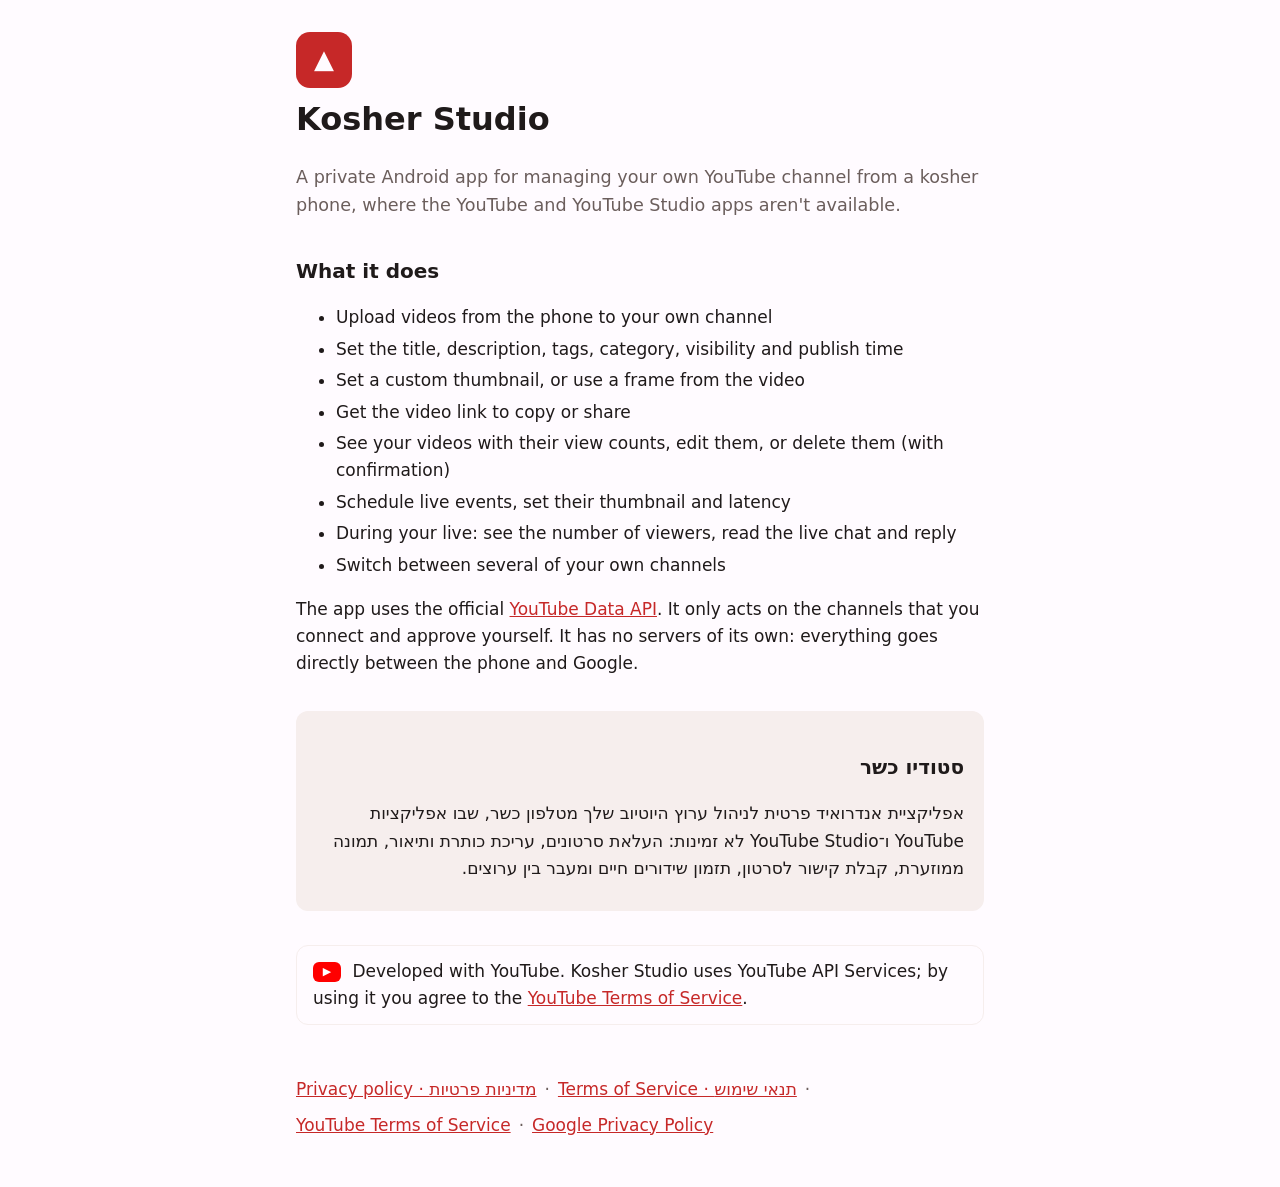
<file: index.html>
<!doctype html>
<html lang="en">
<head>
<meta charset="utf-8">
<meta name="viewport" content="width=device-width, initial-scale=1">
<title>Kosher Studio</title>
<meta name="description" content="Kosher Studio – a private Android app for managing your own YouTube channel from a kosher phone.">
<link rel="stylesheet" href="style.css">
</head>
<body>
<main>
  <header>
    <div class="logo" aria-hidden="true">▲</div>
    <h1>Kosher Studio</h1>
    <p class="lead">A private Android app for managing your own YouTube channel from a kosher phone, where the YouTube and YouTube Studio apps aren't available.</p>
  </header>

  <section>
    <h2>What it does</h2>
    <ul>
      <li>Upload videos from the phone to your own channel</li>
      <li>Set the title, description, tags, category, visibility and publish time</li>
      <li>Set a custom thumbnail, or use a frame from the video</li>
      <li>Get the video link to copy or share</li>
      <li>See your videos with their view counts, edit them, or delete them (with confirmation)</li>
      <li>Schedule live events, set their thumbnail and latency</li>
      <li>During your live: see the number of viewers, read the live chat and reply</li>
      <li>Switch between several of your own channels</li>
    </ul>
    <p>The app uses the official <a href="https://developers.google.com/youtube/v3">YouTube Data API</a>. It only acts on the channels that you connect and approve yourself. It has no servers of its own: everything goes directly between the phone and Google.</p>
  </section>

  <section dir="rtl" lang="he" class="he">
    <h2>סטודיו כשר</h2>
    <p>אפליקציית אנדרואיד פרטית לניהול ערוץ היוטיוב שלך מטלפון כשר, שבו אפליקציות YouTube ו־YouTube Studio לא זמינות: העלאת סרטונים, עריכת כותרת ותיאור, תמונה ממוזערת, קבלת קישור לסרטון, תזמון שידורים חיים ומעבר בין ערוצים.</p>
  </section>

  <p class="yt-attrib">
    <span class="yt-mark" aria-hidden="true">▶</span>
    Developed with YouTube. Kosher Studio uses YouTube API Services; by using it you agree to the
    <a href="https://www.youtube.com/t/terms">YouTube Terms of Service</a>.
  </p>

  <footer>
    <a href="privacy.html">Privacy policy · מדיניות פרטיות</a>
    <span>·</span>
    <a href="terms.html">Terms of Service · תנאי שימוש</a>
    <span>·</span>
    <a href="https://www.youtube.com/t/terms">YouTube Terms of Service</a>
    <span>·</span>
    <a href="https://policies.google.com/privacy">Google Privacy Policy</a>
  </footer>
</main>
</body>
</html>
</file>
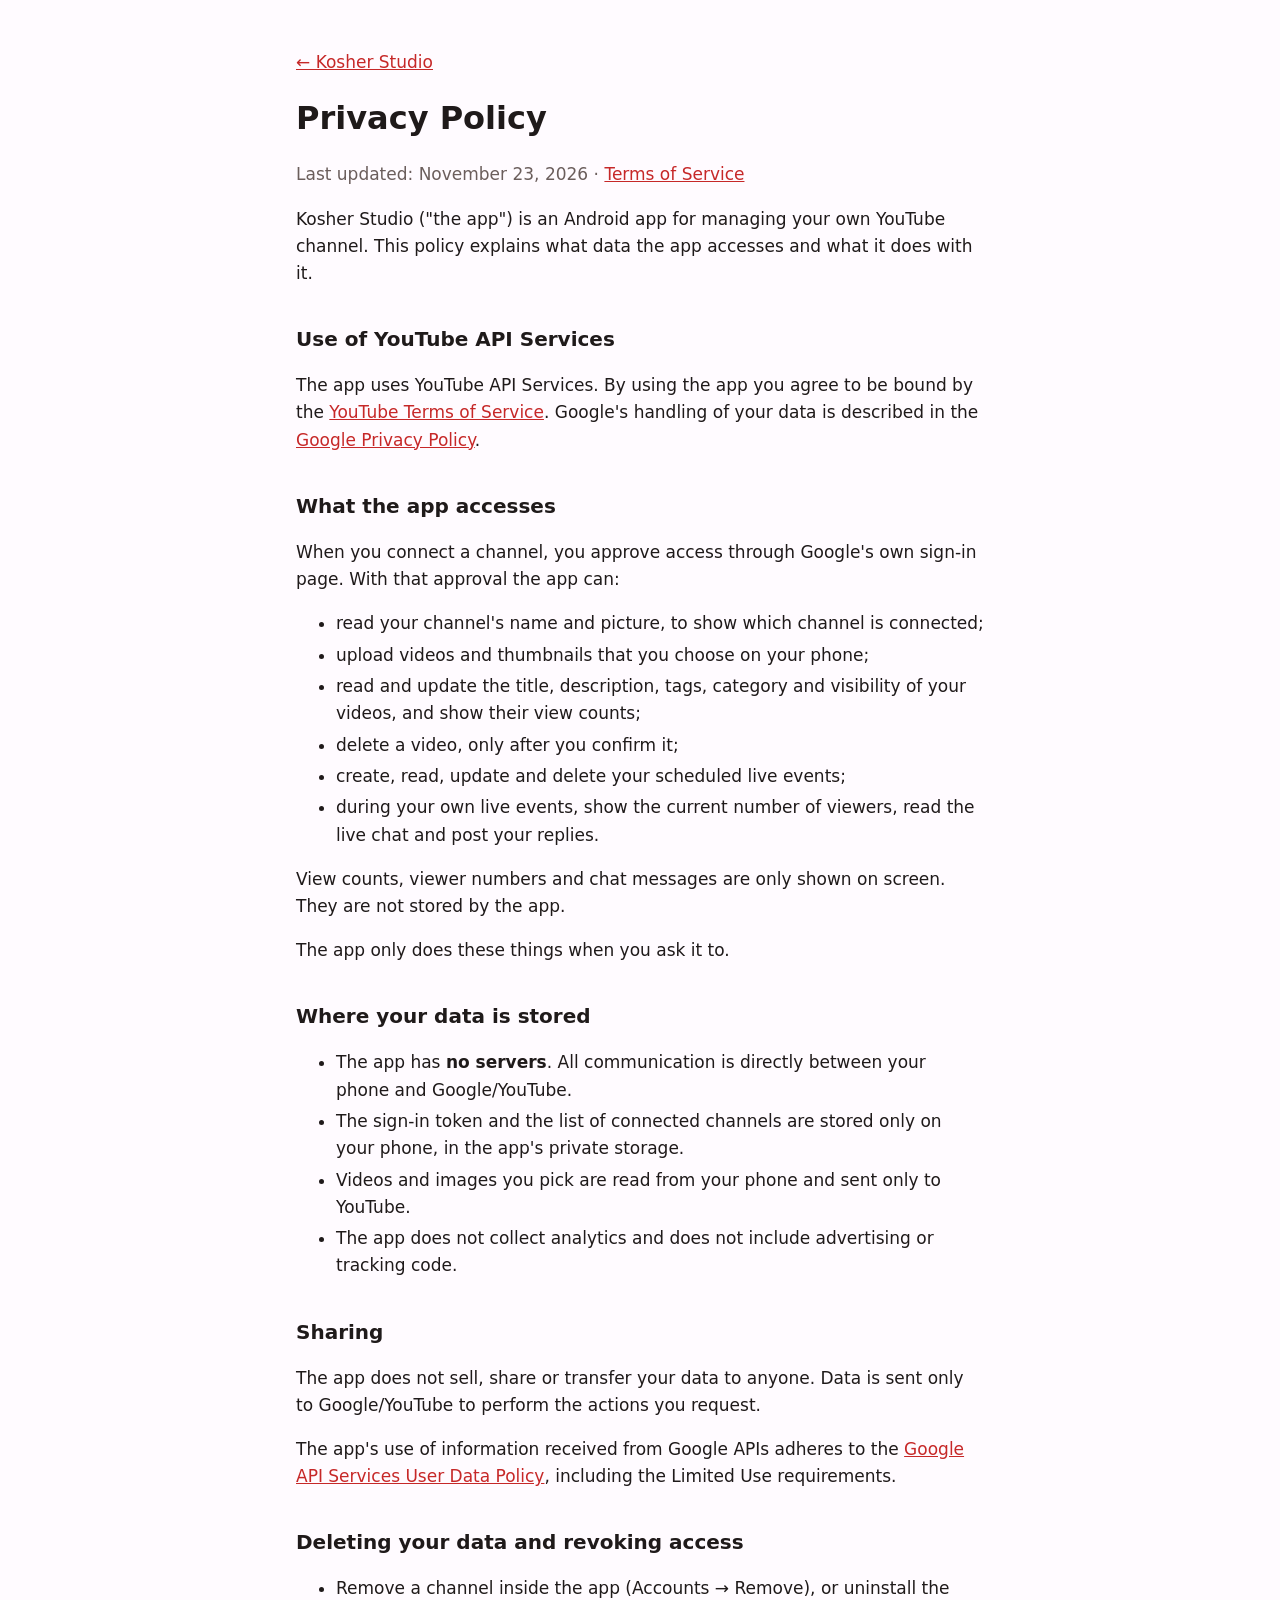
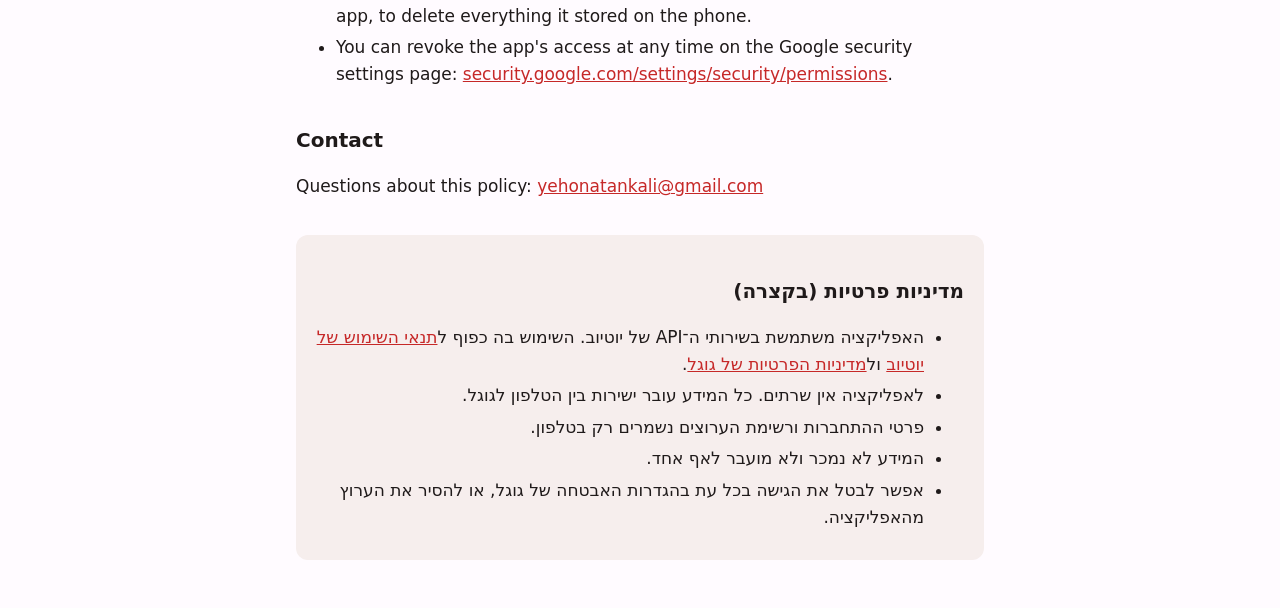
<file: privacy.html>
<!doctype html>
<html lang="en">
<head>
<meta charset="utf-8">
<meta name="viewport" content="width=device-width, initial-scale=1">
<title>Kosher Studio – Privacy Policy</title>
<link rel="stylesheet" href="style.css">
</head>
<body>
<main>
  <p><a href="index.html">← Kosher Studio</a></p>
  <h1>Privacy Policy</h1>
  <p class="muted">Last updated: November 23, 2026 · <a href="terms.html">Terms of Service</a></p>

  <p>Kosher Studio ("the app") is an Android app for managing your own YouTube channel. This policy explains what data the app accesses and what it does with it.</p>

  <h2>Use of YouTube API Services</h2>
  <p>The app uses YouTube API Services. By using the app you agree to be bound by the
    <a href="https://www.youtube.com/t/terms">YouTube Terms of Service</a>.
    Google's handling of your data is described in the
    <a href="https://policies.google.com/privacy">Google Privacy Policy</a>.</p>

  <h2>What the app accesses</h2>
  <p>When you connect a channel, you approve access through Google's own sign-in page. With that approval the app can:</p>
  <ul>
    <li>read your channel's name and picture, to show which channel is connected;</li>
    <li>upload videos and thumbnails that you choose on your phone;</li>
    <li>read and update the title, description, tags, category and visibility of your videos, and show their view counts;</li>
    <li>delete a video, only after you confirm it;</li>
    <li>create, read, update and delete your scheduled live events;</li>
    <li>during your own live events, show the current number of viewers, read the live chat and post your replies.</li>
  </ul>
  <p>View counts, viewer numbers and chat messages are only shown on screen. They are not stored by the app.</p>
  <p>The app only does these things when you ask it to.</p>

  <h2>Where your data is stored</h2>
  <ul>
    <li>The app has <strong>no servers</strong>. All communication is directly between your phone and Google/YouTube.</li>
    <li>The sign-in token and the list of connected channels are stored only on your phone, in the app's private storage.</li>
    <li>Videos and images you pick are read from your phone and sent only to YouTube.</li>
    <li>The app does not collect analytics and does not include advertising or tracking code.</li>
  </ul>

  <h2>Sharing</h2>
  <p>The app does not sell, share or transfer your data to anyone. Data is sent only to Google/YouTube to perform the actions you request.</p>
  <p>The app's use of information received from Google APIs adheres to the
    <a href="https://developers.google.com/terms/api-services-user-data-policy">Google API Services User Data Policy</a>,
    including the Limited Use requirements.</p>

  <h2>Deleting your data and revoking access</h2>
  <ul>
    <li>Remove a channel inside the app (Accounts → Remove), or uninstall the app, to delete everything it stored on the phone.</li>
    <li>You can revoke the app's access at any time on the Google security settings page:
      <a href="https://security.google.com/settings/security/permissions">security.google.com/settings/security/permissions</a>.</li>
  </ul>

  <h2>Contact</h2>
  <p>Questions about this policy: <a href="mailto:yehonatankali@gmail.com">yehonatankali@gmail.com</a></p>

  <section dir="rtl" lang="he" class="he">
    <h2>מדיניות פרטיות (בקצרה)</h2>
    <ul>
      <li>האפליקציה משתמשת בשירותי ה־API של יוטיוב. השימוש בה כפוף ל<a href="https://www.youtube.com/t/terms">תנאי השימוש של יוטיוב</a> ול<a href="https://policies.google.com/privacy">מדיניות הפרטיות של גוגל</a>.</li>
      <li>לאפליקציה אין שרתים. כל המידע עובר ישירות בין הטלפון לגוגל.</li>
      <li>פרטי ההתחברות ורשימת הערוצים נשמרים רק בטלפון.</li>
      <li>המידע לא נמכר ולא מועבר לאף אחד.</li>
      <li>אפשר לבטל את הגישה בכל עת בהגדרות האבטחה של גוגל, או להסיר את הערוץ מהאפליקציה.</li>
    </ul>
  </section>
</main>
</body>
</html>
</file>
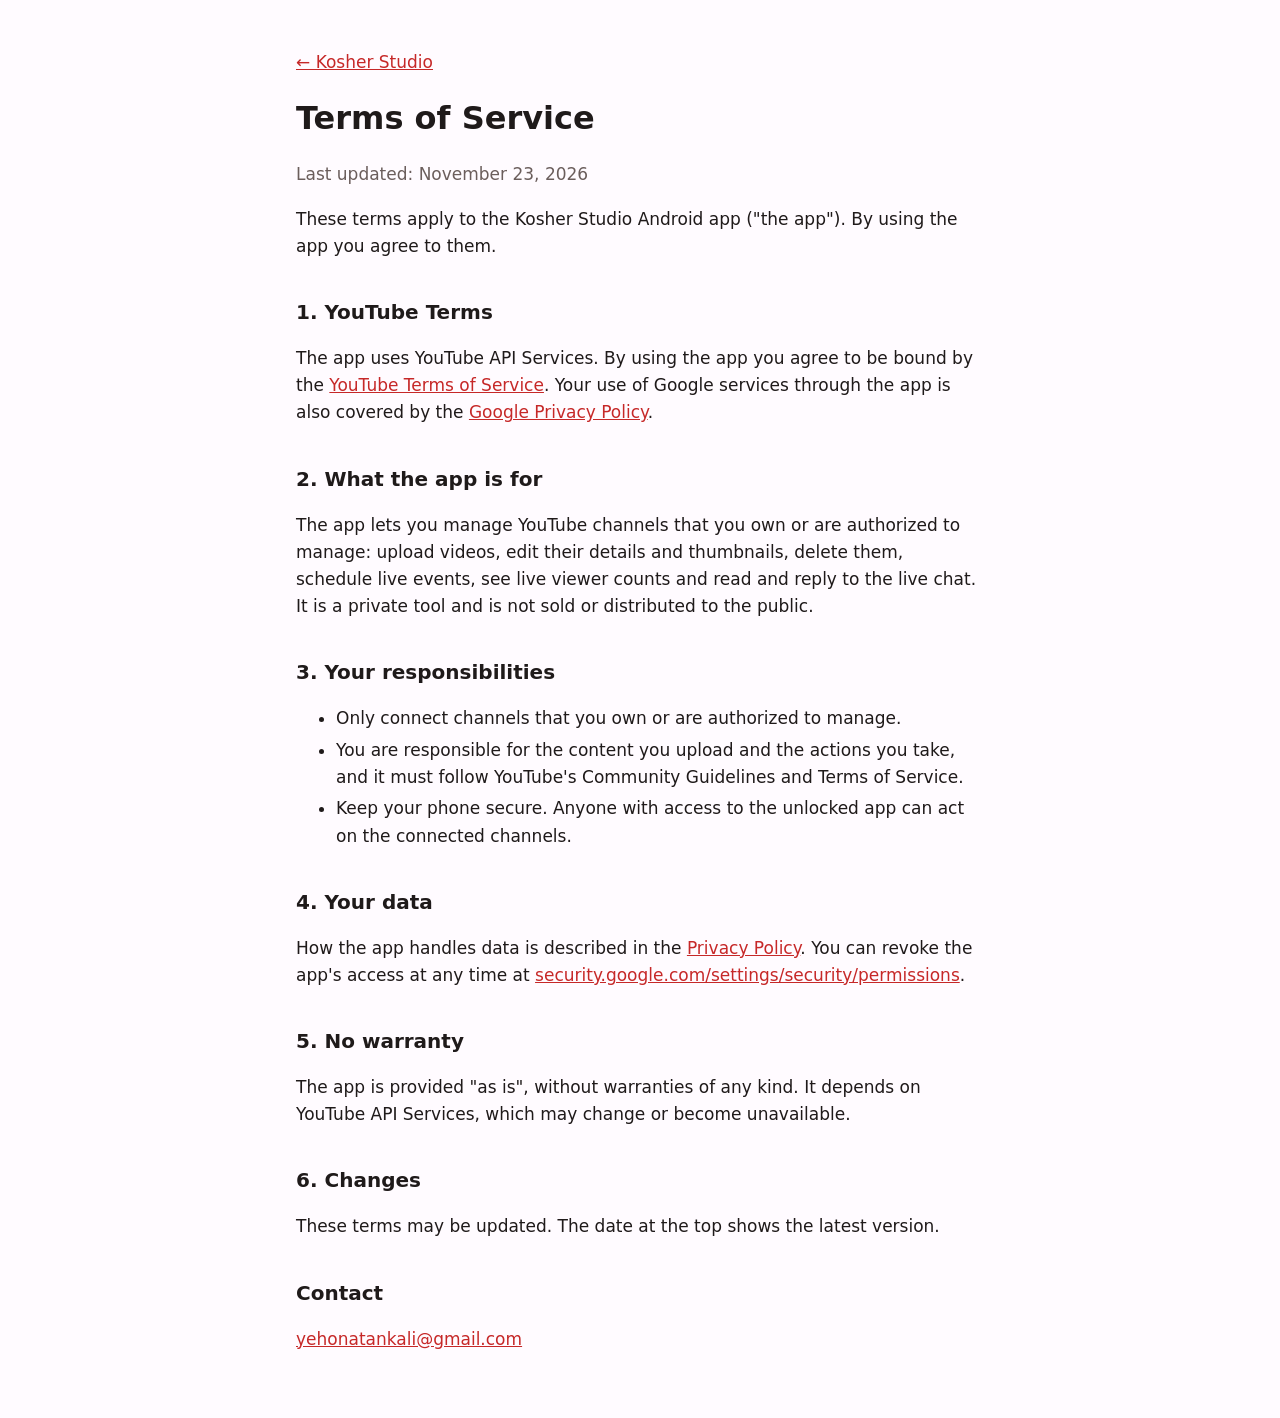
<file: terms.html>
<!doctype html>
<html lang="en">
<head>
<meta charset="utf-8">
<meta name="viewport" content="width=device-width, initial-scale=1">
<title>Kosher Studio – Terms of Service</title>
<link rel="stylesheet" href="style.css">
</head>
<body>
<main>
  <p><a href="index.html">← Kosher Studio</a></p>
  <h1>Terms of Service</h1>
  <p class="muted">Last updated: November 23, 2026</p>

  <p>These terms apply to the Kosher Studio Android app ("the app"). By using the app you agree to them.</p>

  <h2>1. YouTube Terms</h2>
  <p>The app uses YouTube API Services. By using the app you agree to be bound by the
    <a href="https://www.youtube.com/t/terms">YouTube Terms of Service</a>.
    Your use of Google services through the app is also covered by the
    <a href="https://policies.google.com/privacy">Google Privacy Policy</a>.</p>

  <h2>2. What the app is for</h2>
  <p>The app lets you manage YouTube channels that you own or are authorized to manage: upload videos,
    edit their details and thumbnails, delete them, schedule live events, see live viewer counts and
    read and reply to the live chat. It is a private tool and is not sold or distributed to the public.</p>

  <h2>3. Your responsibilities</h2>
  <ul>
    <li>Only connect channels that you own or are authorized to manage.</li>
    <li>You are responsible for the content you upload and the actions you take, and it must follow
      YouTube's Community Guidelines and Terms of Service.</li>
    <li>Keep your phone secure. Anyone with access to the unlocked app can act on the connected channels.</li>
  </ul>

  <h2>4. Your data</h2>
  <p>How the app handles data is described in the <a href="privacy.html">Privacy Policy</a>.
    You can revoke the app's access at any time at
    <a href="https://security.google.com/settings/security/permissions">security.google.com/settings/security/permissions</a>.</p>

  <h2>5. No warranty</h2>
  <p>The app is provided "as is", without warranties of any kind. It depends on YouTube API Services,
    which may change or become unavailable.</p>

  <h2>6. Changes</h2>
  <p>These terms may be updated. The date at the top shows the latest version.</p>

  <h2>Contact</h2>
  <p><a href="mailto:yehonatankali@gmail.com">yehonatankali@gmail.com</a></p>
</main>
</body>
</html>
</file>
<file: style.css>
:root {
  --bg: #fffbff; --text: #1f1a1a; --muted: #6b5e5c; --accent: #c62828; --card: #f6eeed;
  color-scheme: light dark;
}
@media (prefers-color-scheme: dark) {
  :root { --bg: #181212; --text: #f1e6e4; --muted: #b9aaa8; --accent: #ffb4ab; --card: #2a2120; }
}
* { box-sizing: border-box; }
body {
  margin: 0; background: var(--bg); color: var(--text);
  font: 17px/1.6 system-ui, -apple-system, "Segoe UI", Roboto, Arial, sans-serif;
}
main { max-width: 720px; margin: 0 auto; padding: 32px 16px 48px; }
h1 { font-size: 2rem; margin: 0.2em 0; }
h2 { font-size: 1.25rem; margin-top: 1.8em; }
a { color: var(--accent); }
.lead { font-size: 1.1rem; color: var(--muted); }
.muted { color: var(--muted); }
.logo {
  width: 56px; height: 56px; border-radius: 14px; background: var(--accent); color: var(--bg);
  display: grid; place-items: center; font-size: 26px;
}
.he { background: var(--card); border-radius: 12px; padding: 4px 20px 12px; margin-top: 2em; }
.yt-attrib { margin-top: 2em; padding: 12px 16px; border: 1px solid var(--card); border-radius: 12px; }
.yt-mark {
  display: inline-grid; place-items: center; width: 28px; height: 20px; border-radius: 6px;
  background: #ff0000; color: #fff; font-size: 11px; margin-inline-end: 6px; vertical-align: middle;
}
footer { margin-top: 3em; display: flex; flex-wrap: wrap; gap: 8px; color: var(--muted); }
li { margin: 0.25em 0; }
</file>
